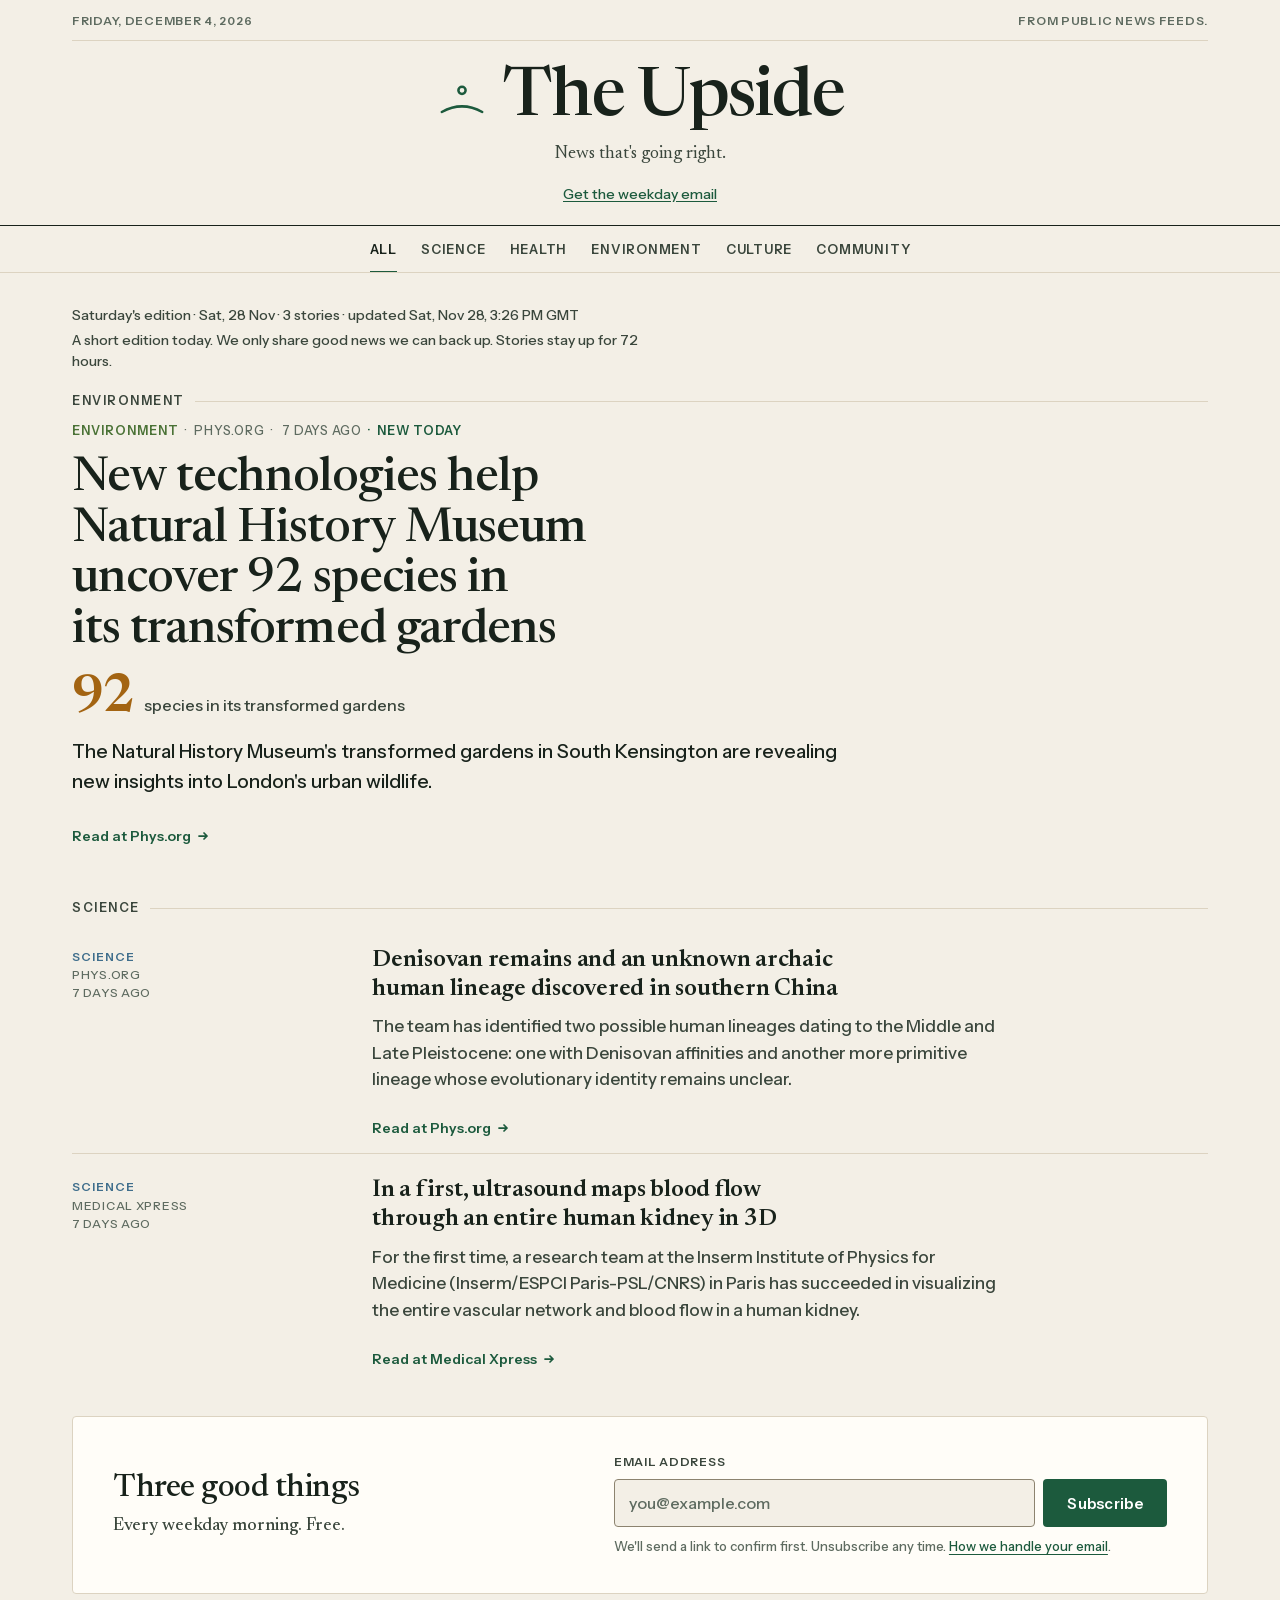
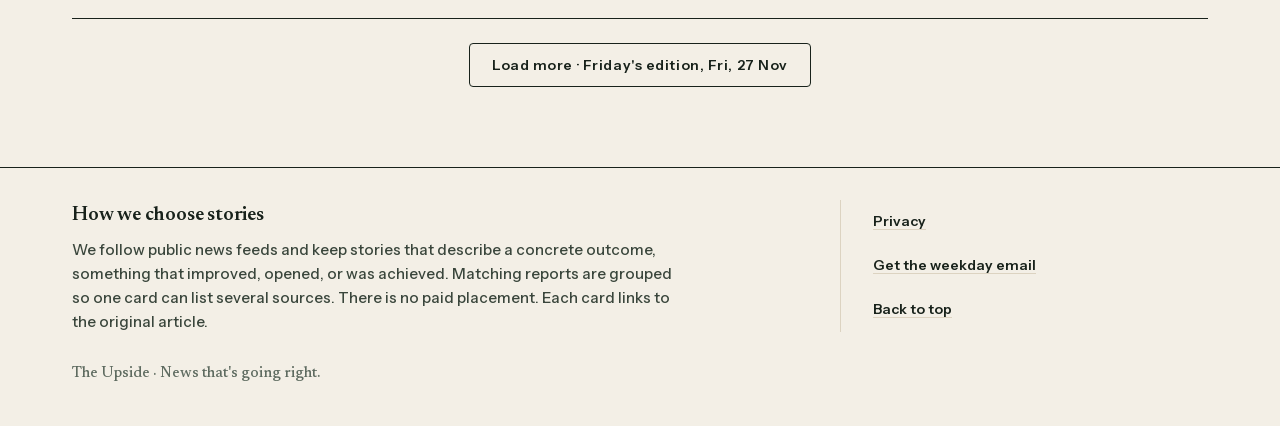
<file: index.html>
<!DOCTYPE html>
<html lang="en">
<head>
  <meta charset="utf-8">
  <meta name="viewport" content="width=device-width, initial-scale=1">
  <meta name="description" content="Calm, positive news from public news feeds. Each story links to the original article and stays up for 72 hours.">
  <meta name="theme-color" content="#F3EFE6">
  <title>The Upside - news that's going right</title>
  <link rel="preload" href="fonts/font-6.woff2" as="font" type="font/woff2" crossorigin>
  <link rel="stylesheet" href="fonts/fonts.css">
  <link rel="stylesheet" href="styles.css">
  <link rel="stylesheet" href="signup.css">
  <link rel="icon" href="data:image/svg+xml,%3Csvg xmlns='http://www.w3.org/2000/svg' viewBox='0 0 32 32' fill='none' stroke='%231C5A3D' stroke-width='2' stroke-linecap='round' stroke-linejoin='round'%3E%3Cpath d='M6 22c5-9 15-9 20 0'/%3E%3Ccircle cx='16' cy='11' r='2.25'/%3E%3C/svg%3E">
</head>
<body id="top">
  <a class="skip" href="#feed">Skip to stories</a>

  <header class="masthead">
    <div class="masthead-inner">
      <div class="masthead-meta">
        <p class="dateline" id="dateline"></p>
        <p class="edition" id="edition-label">From public news feeds.</p>
      </div>
      <div class="brand">
        <svg class="mark" width="36" height="36" viewBox="0 0 36 36" aria-hidden="true" focusable="false">
          <path d="M4 27c9-5 19-5 28 0" fill="none" stroke="currentColor" stroke-width="1.75" stroke-linecap="round"/>
          <circle cx="18" cy="12" r="2.5" fill="none" stroke="currentColor" stroke-width="1.75"/>
        </svg>
        <p class="title"><a href="./">The Upside</a></p>
      </div>
      <p class="tag">News that's going right.</p>
      <p class="masthead-email"><a href="#signup-end">Get the weekday email</a></p>
    </div>
  </header>

  <div class="filter-bar">
    <div class="filter-bar-inner">
      <nav class="filters" aria-label="Categories" id="filters"></nav>
      <p class="status visually-hidden" id="status" aria-live="polite">Loading today's feed</p>
    </div>
  </div>

  <main>
    <p class="sample-banner" id="sample-banner" hidden>
      This is a <strong>sample</strong> feed. Live stories could not be loaded, so every card below is labelled Sample and is not real news.
    </p>

    <!-- D4 edition bar (20 Nov 2026). Facts only: count and update time. -->
    <div class="edition-bar" id="edition-bar-wrap">
      <p class="edition-bar-text" id="edition-bar"></p>
      <p class="edition-note" id="edition-note" hidden></p>
    </div>

    <!-- Email signup (D5/G1, 20 Nov 2026). app.js places the one copy after
         card 3, or after the last card when there are fewer; id signup-end. -->
    <template id="signup-template">
      <section class="signup" data-slot="__SLOT__" id="signup__S__" aria-labelledby="signup-title__S__">
        <div class="signup-copy">
          <h2 id="signup-title__S__">Three good things</h2>
          <p class="signup-lede">Every weekday morning. Free.</p>
        </div>
        <form class="signup-form" id="signup-form__S__" action="https://assets.mailerlite.com/jsonp/2798749/forms/204243387640972358/subscribe" method="post" novalidate>
          <label class="signup-label" for="signup-email__S__">Email address</label>
          <div class="signup-row">
            <input class="signup-input" id="signup-email__S__" name="fields[email]" type="email" autocomplete="email" inputmode="email" required placeholder="you@example.com" aria-describedby="signup-consent__S__ signup-msg__S__">
            <input type="hidden" name="ml-submit" value="1">
            <input type="hidden" name="anticsrf" value="true">
            <button class="signup-button" type="submit">Subscribe</button>
          </div>
          <p class="signup-consent" id="signup-consent__S__">We'll send a link to confirm first. Unsubscribe any time. <a href="privacy.html">How we handle your email</a>.</p>
          <p class="signup-msg" id="signup-msg__S__" role="status" aria-live="polite"></p>
        </form>
      </section>
    </template>

    <section id="feed" class="feed" aria-label="Good news stories"></section>
    <p class="empty" id="empty" hidden></p>
    <!-- Load more (21 Nov 2026, Olivier): adds the previous edition still in
         the public feed (72-hour window). Hidden when there is none. -->
    <div class="more-wrap" id="more-wrap" hidden>
      <button type="button" class="load-more" id="load-more" aria-controls="feed">Load more</button>
    </div>
    <div class="feed-end" id="feed-end" hidden>
      <p class="feed-end-note" id="feed-end-note" hidden><svg class="feed-end-mark" width="32" height="32" viewBox="0 0 36 36" aria-hidden="true" focusable="false"><path d="M4 27c9-5 19-5 28 0" fill="none" stroke="currentColor" stroke-width="1.75" stroke-linecap="round"/><circle cx="18" cy="12" r="2.5" fill="none" stroke="currentColor" stroke-width="1.75"/></svg>You're up to date. Next edition tomorrow.</p>
    </div>
  </main>

  <footer class="method" id="method">
    <div class="method-inner">
      <div class="method-note">
        <h2>How we choose stories</h2>
        <p>
          We follow public news feeds and keep stories that describe a concrete outcome, something that improved, opened, or was achieved.
          Matching reports are grouped so one card can list several sources. There is no paid placement. Each card links to the original article.
        </p>
      </div>
      <ul class="method-links">
        <li><a href="privacy.html">Privacy</a></li>
        <li><a href="#signup-end">Get the weekday email</a></li>
        <li><a href="#top" class="to-top">Back to top</a></li>
      </ul>
    </div>
    <p class="colophon">The Upside ·&nbsp;News that's going right.</p>
  </footer>

  <script src="app.js"></script>
  <script src="signup.js" defer></script>
</body>
</html>
</file>
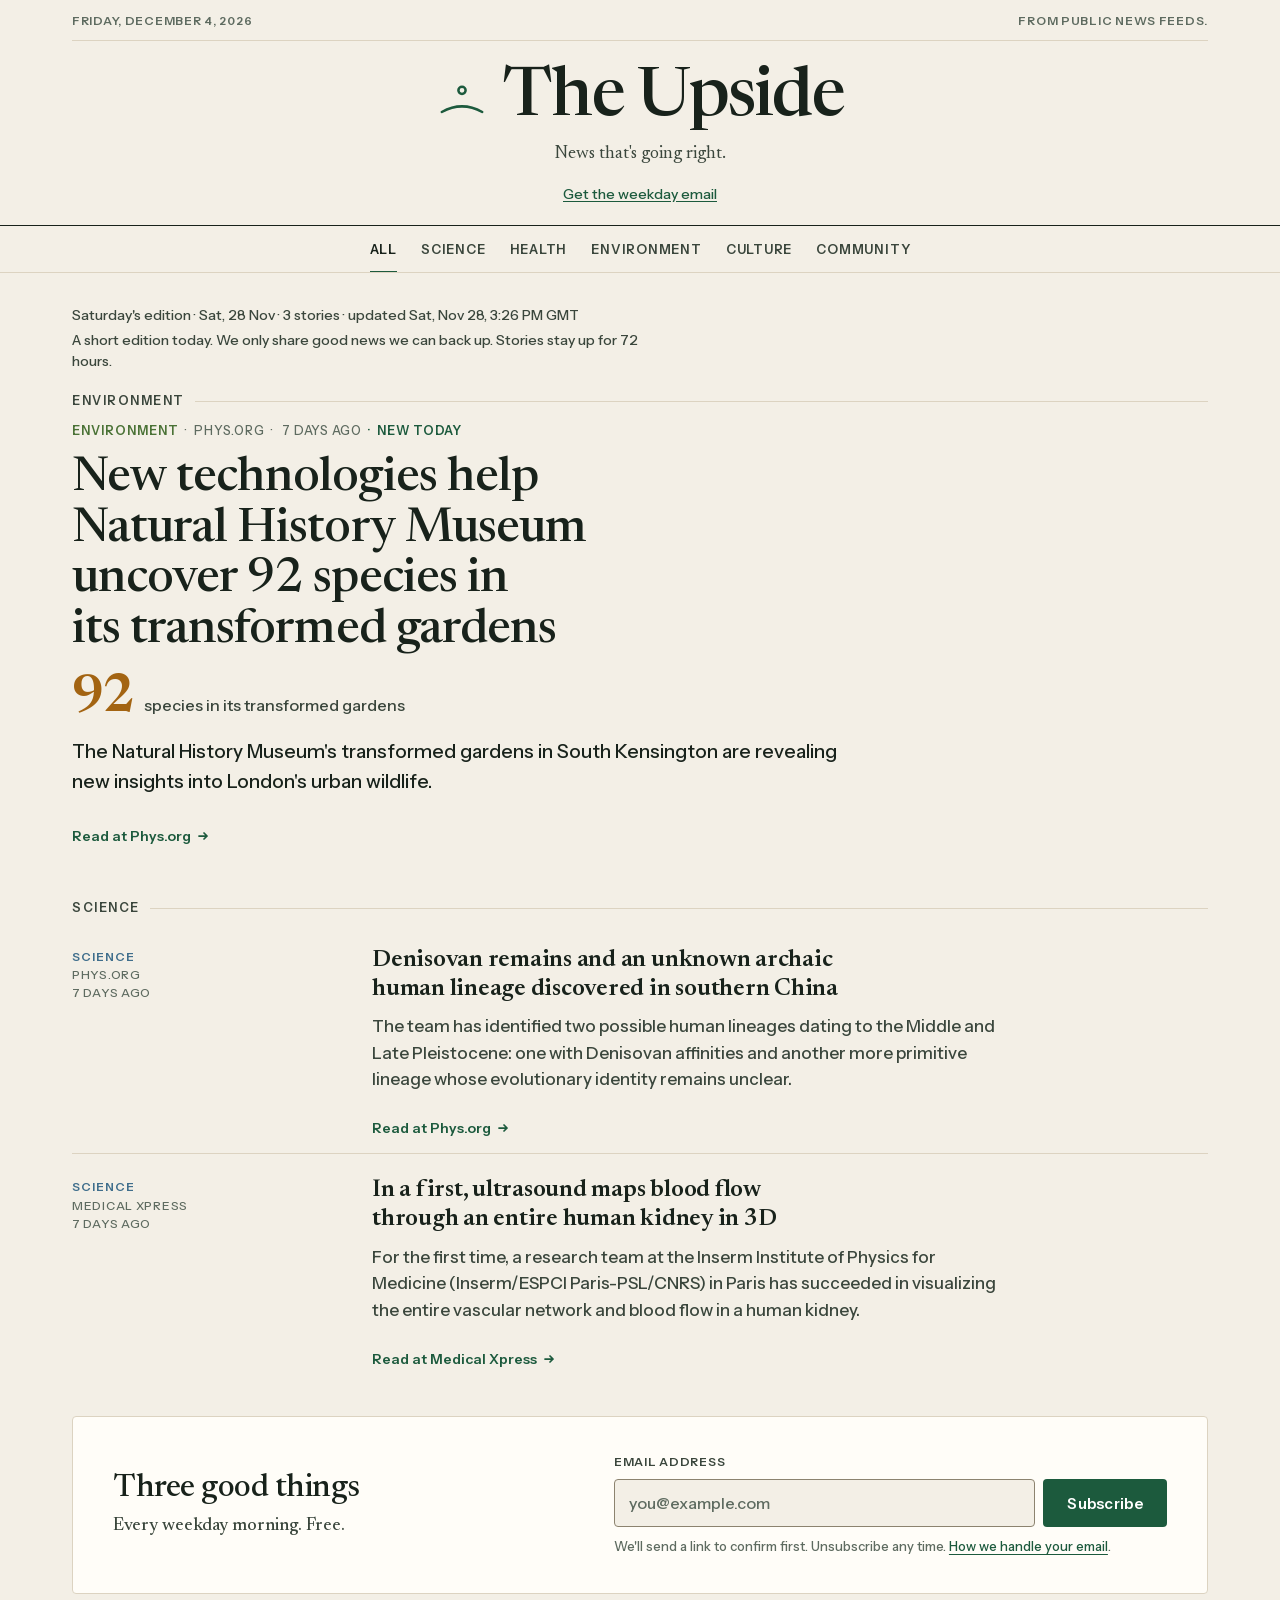
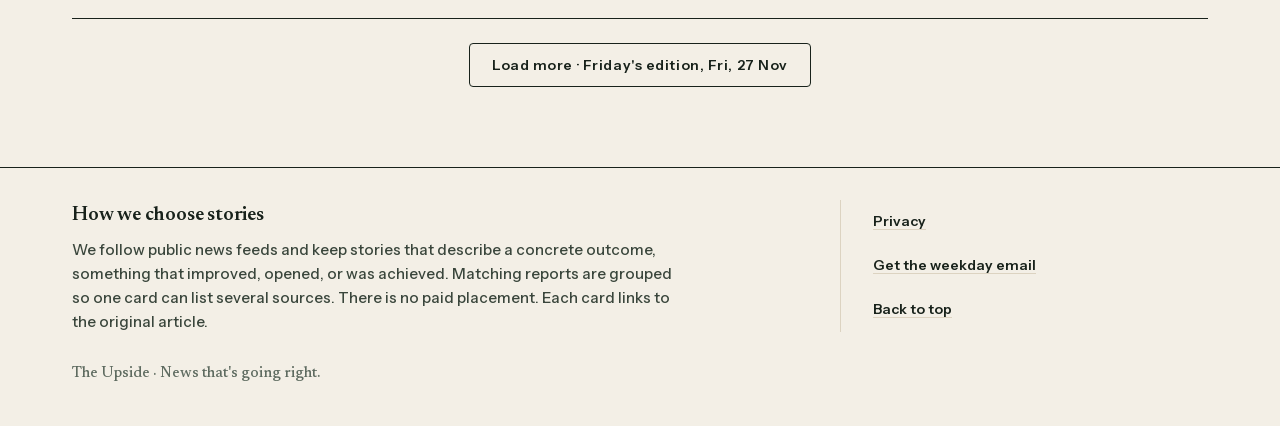
<file: go.html>
<!DOCTYPE html>
<html lang="en">
<head>
  <meta charset="utf-8">
  <meta name="robots" content="noindex">
  <title>The Upside</title>
  <!-- Old link-preview page, kept so links in earlier emails still work.
       Since 16 Nov 2026 it shows nothing: it sends the reader straight to the
       story's own article. Only URLs taken from our stories.json (by id) are
       used, and only absolute http(s) ones, so it can't be an open redirect.
       Anything else goes to the feed. -->
  <noscript><meta http-equiv="refresh" content="0;url=./"></noscript>
  <script id="go-redirect">
(function () {
  var HOME = "./";
  function go(url) { window.location.replace(url); }
  function httpUrl(value) {
    try {
      var url = new URL(String(value == null ? "" : value).trim());
      if (url.protocol === "http:" || url.protocol === "https:") return url.href;
    } catch (e) { /* ignore */ }
    return "";
  }
  var id = "";
  try { id = (new URLSearchParams(window.location.search).get("id") || "").trim(); } catch (e) { id = ""; }
  if (!id) { go(HOME); return; }
  fetch("data/stories.json", { cache: "no-store" })
    .then(function (res) {
      if (!res.ok) throw new Error("missing feed");
      return res.json();
    })
    .then(function (data) {
      var stories = (data && data.stories) || [];
      var story = null;
      for (var i = 0; i < stories.length; i++) {
        if (stories[i] && String(stories[i].id) === id) { story = stories[i]; break; }
      }
      var first = story && Array.isArray(story.sources) ? story.sources[0] : null;
      var target = story ? (httpUrl(story.link) || httpUrl(first && first.url)) : "";
      go(target || HOME);
    })
    .catch(function () { go(HOME); });
})();
  </script>
</head>
<body></body>
</html>
</file>
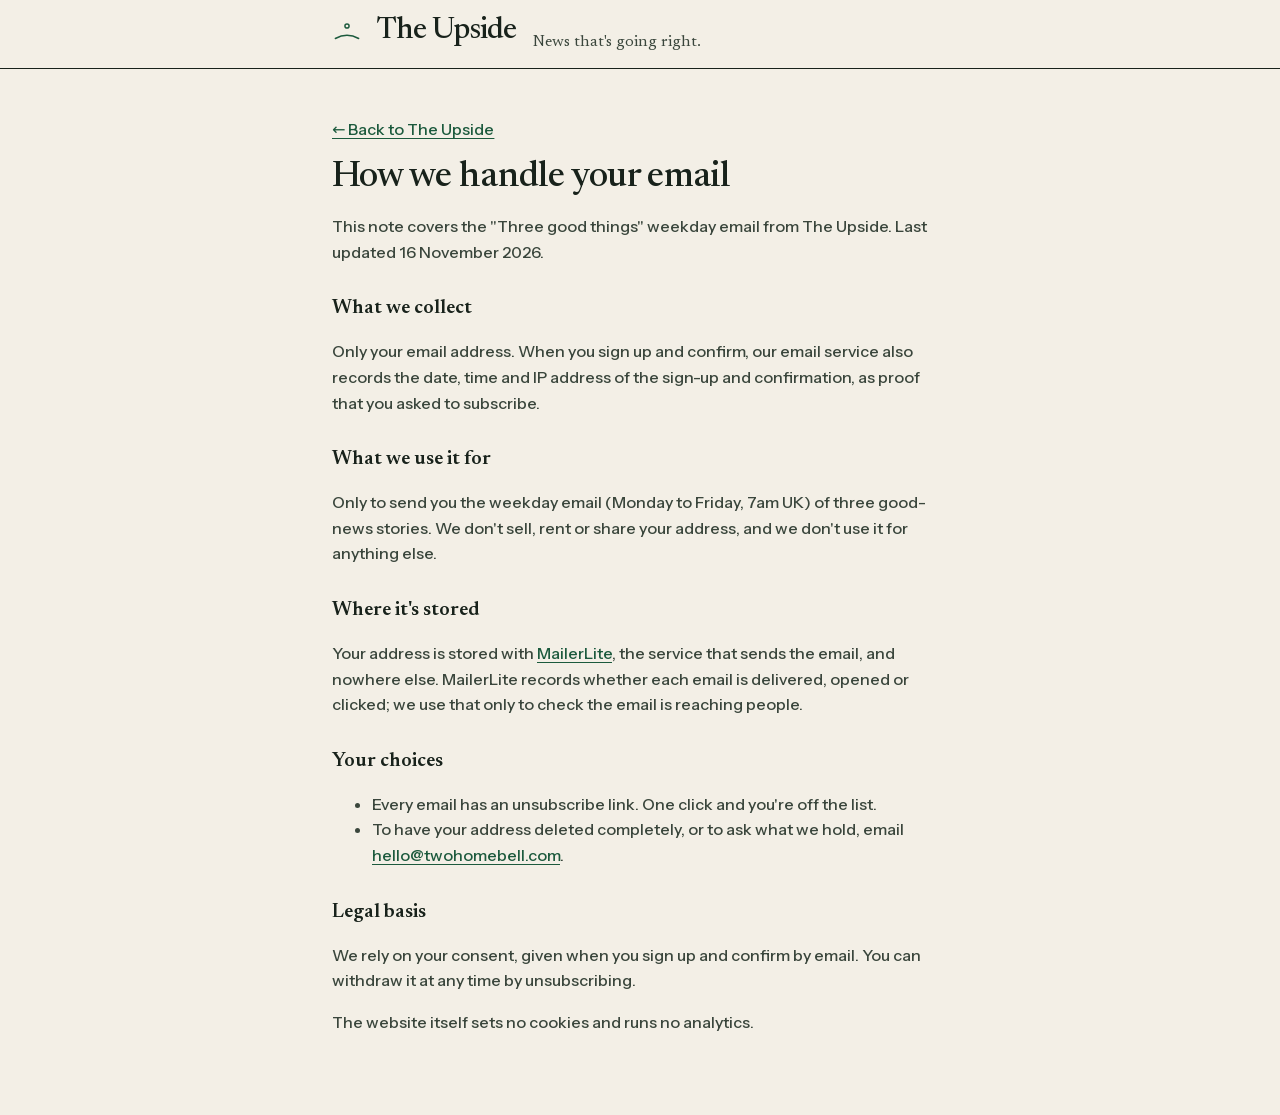
<file: privacy.html>
<!DOCTYPE html>
<html lang="en">
<head>
  <meta charset="utf-8">
  <meta name="viewport" content="width=device-width, initial-scale=1">
  <title>Privacy - The Upside</title>
  <meta name="robots" content="noindex">
  <link rel="stylesheet" href="fonts/fonts.css">
  <link rel="stylesheet" href="styles.css">
  <link rel="icon" href="data:image/svg+xml,%3Csvg xmlns='http://www.w3.org/2000/svg' viewBox='0 0 32 32' fill='none' stroke='%231C5A3D' stroke-width='2' stroke-linecap='round' stroke-linejoin='round'%3E%3Cpath d='M6 22c5-9 15-9 20 0'/%3E%3Ccircle cx='16' cy='11' r='2.25'/%3E%3C/svg%3E">
  <style>
    .privacy { max-width: var(--measure); margin: 0 auto; padding: 32px var(--gap) 64px; color: var(--ink-soft); }
    .privacy h1 { font-family: var(--serif); font-weight: 500; font-size: 36px; line-height: 1.1; color: var(--ink); margin: 0 0 16px; letter-spacing: -0.02em; }
    .privacy h2 { font-family: var(--serif); font-weight: 600; font-size: 20px; color: var(--ink); margin: 28px 0 8px; }
    .privacy p, .privacy li { font-size: 16px; line-height: 1.6; }
    .privacy a { color: var(--accent); }
  </style>
</head>
<body>
  <header class="masthead masthead--compact">
    <div class="masthead-inner">
      <div class="brand">
        <svg class="mark" width="36" height="36" viewBox="0 0 36 36" aria-hidden="true" focusable="false">
          <path d="M4 27c9-5 19-5 28 0" fill="none" stroke="currentColor" stroke-width="1.75" stroke-linecap="round"/>
          <circle cx="18" cy="12" r="2.5" fill="none" stroke="currentColor" stroke-width="1.75"/>
        </svg>
        <p class="title"><a href="./">The Upside</a></p>
      </div>
      <p class="tag">News that's going right.</p>
    </div>
  </header>
  <main class="privacy">
    <p><a href="./">&larr; Back to The Upside</a></p>
    <h1>How we handle your email</h1>
    <p>This note covers the "Three good things" weekday email from The Upside. Last updated 16 November 2026.</p>

    <h2>What we collect</h2>
    <p>Only your email address. When you sign up and confirm, our email service also records the date, time and IP address of the sign-up and confirmation, as proof that you asked to subscribe.</p>

    <h2>What we use it for</h2>
    <p>Only to send you the weekday email (Monday to Friday, 7am UK) of three good-news stories. We don't sell, rent or share your address, and we don't use it for anything else.</p>

    <h2>Where it's stored</h2>
    <p>Your address is stored with <a href="https://www.mailerlite.com/legal/privacy-policy" rel="noopener">MailerLite</a>, the service that sends the email, and nowhere else. MailerLite records whether each email is delivered, opened or clicked; we use that only to check the email is reaching people.</p>

    <h2>Your choices</h2>
    <ul>
      <li>Every email has an unsubscribe link. One click and you're off the list.</li>
      <li>To have your address deleted completely, or to ask what we hold, email <a href="mailto:hello@twohomebell.com">hello@twohomebell.com</a>.</li>
    </ul>

    <h2>Legal basis</h2>
    <p>We rely on your consent, given when you sign up and confirm by email. You can withdraw it at any time by unsubscribing.</p>

    <p>The website itself sets no cookies and runs no analytics.</p>
  </main>
</body>
</html>
</file>
<file: fonts/fonts.css>
/* latin-ext */
@font-face {
  font-family: 'Instrument Sans';
  font-style: normal;
  font-weight: 500;
  font-stretch: 100%;
  font-display: swap;
  src: url(font-2.woff2) format('woff2');
  unicode-range: U+0100-02BA, U+02BD-02C5, U+02C7-02CC, U+02CE-02D7, U+02DD-02FF, U+0304, U+0308, U+0329, U+1D00-1DBF, U+1E00-1E9F, U+1EF2-1EFF, U+2020, U+20A0-20AB, U+20AD-20C4, U+2113, U+2C60-2C7F, U+A720-A7FF;
}
/* latin */
@font-face {
  font-family: 'Instrument Sans';
  font-style: normal;
  font-weight: 500;
  font-stretch: 100%;
  font-display: swap;
  src: url(font-3.woff2) format('woff2');
  unicode-range: U+0000-00FF, U+0131, U+0152-0153, U+02BB-02BC, U+02C6, U+02DA, U+02DC, U+0304, U+0308, U+0329, U+2000-206F, U+20AC, U+2122, U+2191, U+2193, U+2212, U+2215, U+FEFF, U+FFFD;
}
/* latin-ext */
@font-face {
  font-family: 'Instrument Sans';
  font-style: normal;
  font-weight: 600;
  font-stretch: 100%;
  font-display: swap;
  src: url(font-2.woff2) format('woff2');
  unicode-range: U+0100-02BA, U+02BD-02C5, U+02C7-02CC, U+02CE-02D7, U+02DD-02FF, U+0304, U+0308, U+0329, U+1D00-1DBF, U+1E00-1E9F, U+1EF2-1EFF, U+2020, U+20A0-20AB, U+20AD-20C4, U+2113, U+2C60-2C7F, U+A720-A7FF;
}
/* latin */
@font-face {
  font-family: 'Instrument Sans';
  font-style: normal;
  font-weight: 600;
  font-stretch: 100%;
  font-display: swap;
  src: url(font-3.woff2) format('woff2');
  unicode-range: U+0000-00FF, U+0131, U+0152-0153, U+02BB-02BC, U+02C6, U+02DA, U+02DC, U+0304, U+0308, U+0329, U+2000-206F, U+20AC, U+2122, U+2191, U+2193, U+2212, U+2215, U+FEFF, U+FFFD;
}
/* vietnamese */
@font-face {
  font-family: 'Newsreader';
  font-style: normal;
  font-weight: 400;
  font-display: swap;
  src: url(font-4.woff2) format('woff2');
  unicode-range: U+0102-0103, U+0110-0111, U+0128-0129, U+0168-0169, U+01A0-01A1, U+01AF-01B0, U+0300-0301, U+0303-0304, U+0308-0309, U+0323, U+0329, U+1EA0-1EF9, U+20AB;
}
/* latin-ext */
@font-face {
  font-family: 'Newsreader';
  font-style: normal;
  font-weight: 400;
  font-display: swap;
  src: url(font-5.woff2) format('woff2');
  unicode-range: U+0100-02BA, U+02BD-02C5, U+02C7-02CC, U+02CE-02D7, U+02DD-02FF, U+0304, U+0308, U+0329, U+1D00-1DBF, U+1E00-1E9F, U+1EF2-1EFF, U+2020, U+20A0-20AB, U+20AD-20C4, U+2113, U+2C60-2C7F, U+A720-A7FF;
}
/* latin */
@font-face {
  font-family: 'Newsreader';
  font-style: normal;
  font-weight: 400;
  font-display: swap;
  src: url(font-6.woff2) format('woff2');
  unicode-range: U+0000-00FF, U+0131, U+0152-0153, U+02BB-02BC, U+02C6, U+02DA, U+02DC, U+0304, U+0308, U+0329, U+2000-206F, U+20AC, U+2122, U+2191, U+2193, U+2212, U+2215, U+FEFF, U+FFFD;
}
/* vietnamese */
@font-face {
  font-family: 'Newsreader';
  font-style: normal;
  font-weight: 500;
  font-display: swap;
  src: url(font-4.woff2) format('woff2');
  unicode-range: U+0102-0103, U+0110-0111, U+0128-0129, U+0168-0169, U+01A0-01A1, U+01AF-01B0, U+0300-0301, U+0303-0304, U+0308-0309, U+0323, U+0329, U+1EA0-1EF9, U+20AB;
}
/* latin-ext */
@font-face {
  font-family: 'Newsreader';
  font-style: normal;
  font-weight: 500;
  font-display: swap;
  src: url(font-5.woff2) format('woff2');
  unicode-range: U+0100-02BA, U+02BD-02C5, U+02C7-02CC, U+02CE-02D7, U+02DD-02FF, U+0304, U+0308, U+0329, U+1D00-1DBF, U+1E00-1E9F, U+1EF2-1EFF, U+2020, U+20A0-20AB, U+20AD-20C4, U+2113, U+2C60-2C7F, U+A720-A7FF;
}
/* latin */
@font-face {
  font-family: 'Newsreader';
  font-style: normal;
  font-weight: 500;
  font-display: swap;
  src: url(font-6.woff2) format('woff2');
  unicode-range: U+0000-00FF, U+0131, U+0152-0153, U+02BB-02BC, U+02C6, U+02DA, U+02DC, U+0304, U+0308, U+0329, U+2000-206F, U+20AC, U+2122, U+2191, U+2193, U+2212, U+2215, U+FEFF, U+FFFD;
}
/* vietnamese */
@font-face {
  font-family: 'Newsreader';
  font-style: normal;
  font-weight: 600;
  font-display: swap;
  src: url(font-4.woff2) format('woff2');
  unicode-range: U+0102-0103, U+0110-0111, U+0128-0129, U+0168-0169, U+01A0-01A1, U+01AF-01B0, U+0300-0301, U+0303-0304, U+0308-0309, U+0323, U+0329, U+1EA0-1EF9, U+20AB;
}
/* latin-ext */
@font-face {
  font-family: 'Newsreader';
  font-style: normal;
  font-weight: 600;
  font-display: swap;
  src: url(font-5.woff2) format('woff2');
  unicode-range: U+0100-02BA, U+02BD-02C5, U+02C7-02CC, U+02CE-02D7, U+02DD-02FF, U+0304, U+0308, U+0329, U+1D00-1DBF, U+1E00-1E9F, U+1EF2-1EFF, U+2020, U+20A0-20AB, U+20AD-20C4, U+2113, U+2C60-2C7F, U+A720-A7FF;
}
/* latin */
@font-face {
  font-family: 'Newsreader';
  font-style: normal;
  font-weight: 600;
  font-display: swap;
  src: url(font-6.woff2) format('woff2');
  unicode-range: U+0000-00FF, U+0131, U+0152-0153, U+02BB-02BC, U+02C6, U+02DA, U+02DC, U+0304, U+0308, U+0329, U+2000-206F, U+20AC, U+2122, U+2191, U+2193, U+2212, U+2215, U+FEFF, U+FFFD;
}
/* vietnamese */
@font-face {
  font-family: 'Newsreader';
  font-style: normal;
  font-weight: 700;
  font-display: swap;
  src: url(font-4.woff2) format('woff2');
  unicode-range: U+0102-0103, U+0110-0111, U+0128-0129, U+0168-0169, U+01A0-01A1, U+01AF-01B0, U+0300-0301, U+0303-0304, U+0308-0309, U+0323, U+0329, U+1EA0-1EF9, U+20AB;
}
/* latin-ext */
@font-face {
  font-family: 'Newsreader';
  font-style: normal;
  font-weight: 700;
  font-display: swap;
  src: url(font-5.woff2) format('woff2');
  unicode-range: U+0100-02BA, U+02BD-02C5, U+02C7-02CC, U+02CE-02D7, U+02DD-02FF, U+0304, U+0308, U+0329, U+1D00-1DBF, U+1E00-1E9F, U+1EF2-1EFF, U+2020, U+20A0-20AB, U+20AD-20C4, U+2113, U+2C60-2C7F, U+A720-A7FF;
}
/* latin */
@font-face {
  font-family: 'Newsreader';
  font-style: normal;
  font-weight: 700;
  font-display: swap;
  src: url(font-6.woff2) format('woff2');
  unicode-range: U+0000-00FF, U+0131, U+0152-0153, U+02BB-02BC, U+02C6, U+02DA, U+02DC, U+0304, U+0308, U+0329, U+2000-206F, U+20AC, U+2122, U+2191, U+2193, U+2212, U+2215, U+FEFF, U+FFFD;
}
</file>
<file: styles.css>
/* The Upside: front-page layout (SA Design redesign, 15 Nov 2026).
   Text-only stories are the designed default; images are an optional add-on.
   One accent (forest), one radius (--radius), rules and whitespace over boxes. */
:root {
  --paper: #F3EFE6;
  --paper-raised: #FFFDF8;
  --ink: #18221B;
  --ink-soft: #3A463C;
  --muted: #5E6B60;
  --line: #DCD3C1;
  --rule: #18221B;
  --accent: #1C5A3D;
  --accent-hover: #154A32;
  --accent-soft: #E3EEE6;
  --sunrise: #E8A33D;
  --sunrise-ink: #A36412;
  --cat-science: #3F6E8C;
  --cat-health: #4A7656;
  --cat-world: #6B5E8A;
  --cat-tech: #2F6F73;
  --cat-business: #75653A;
  --cat-politics: #8A5A4A;
  --cat-environment: #4A7236;
  --cat-sports: #56663F;
  --cat-culture: #7A5A6A;
  --cat-community: #55695A;
  --radius: 4px;
  --gutter: 20px;
  --col-gap: 32px;
  --max: 1200px;
  --measure: 680px;
  --serif: "Newsreader", "Iowan Old Style", Palatino, "Palatino Linotype", Georgia, serif;
  --sans: "Instrument Sans", "Avenir Next", "Segoe UI", system-ui, sans-serif;
  --ease-out: cubic-bezier(0.23, 1, 0.32, 1);
  /* Kept for go.html and older selectors */
  --gap: var(--gutter);
  --pad-x: 0px;
  --pad-y: 0px;
}

@media (min-width: 720px) {
  :root { --gutter: 32px; }
}

*,
*::before,
*::after { box-sizing: border-box; }

html {
  color-scheme: light;
  scroll-padding-top: 64px;
  -webkit-text-size-adjust: 100%;
}

[hidden] { display: none !important; }

body {
  margin: 0;
  background: var(--paper);
  color: var(--ink);
  font-family: var(--sans);
  font-weight: 500;
  font-size: 16px;
  line-height: 1.5;
  min-height: 100vh;
  text-rendering: optimizeLegibility;
  -webkit-font-smoothing: antialiased;
  font-kerning: normal;
}

::selection { background: var(--accent-soft); color: var(--ink); }

:focus-visible {
  outline: 2px solid var(--accent);
  outline-offset: 3px;
  border-radius: 2px;
}

a { color: var(--accent); text-underline-offset: 3px; text-decoration-thickness: 1px; }

html { scrollbar-color: var(--line) var(--paper); }

.skip {
  position: absolute;
  left: 1rem;
  top: -3.5rem;
  background: var(--ink);
  color: var(--paper);
  padding: 10px 14px;
  z-index: 20;
  text-decoration: none;
  border-radius: var(--radius);
  font-weight: 600;
}
.skip:focus { top: 0.6rem; }

.visually-hidden {
  position: absolute !important;
  width: 1px;
  height: 1px;
  padding: 0;
  margin: -1px;
  overflow: hidden;
  clip: rect(0 0 0 0);
  clip-path: inset(50%);
  white-space: nowrap;
  border: 0;
}

/* ---------- Masthead ---------- */
.masthead { background: var(--paper); }

.masthead-inner {
  max-width: var(--max);
  margin: 0 auto;
  padding: 14px var(--gutter) 12px;
  display: grid;
  grid-template-columns: 1fr;
  gap: 2px;
}

.brand {
  display: flex;
  align-items: center;
  gap: 10px;
  order: 1;
}

.mark { display: block; color: var(--accent); flex: none; }
.brand .mark { width: 30px; height: 30px; }

.title {
  margin: 0;
  font-family: var(--serif);
  font-weight: 500;
  font-size: 32px;
  line-height: 1;
  letter-spacing: -0.02em;
  font-optical-sizing: auto;
}
.title a { color: var(--ink); text-decoration: none; }

.tag {
  order: 2;
  margin: 0;
  font-family: var(--serif);
  font-style: normal; /* roman, 20 Nov 2026 */
  font-weight: 400;
  font-size: 16px;
  color: var(--ink-soft);
}

.masthead-meta {
  order: 3;
  display: flex;
  flex-wrap: wrap;
  gap: 0 6px;
  margin-top: 6px;
}

.dateline,
.edition {
  margin: 0;
  color: var(--muted);
  font-size: 12px;
  font-weight: 600;
  letter-spacing: 0.06em;
  text-transform: uppercase;
  font-variant-numeric: tabular-nums;
}
/* The dot belongs to the item after it, so a wrap never ends a row on "·"
   (25 Nov 2026, PM). */
.dateline:not(:empty) + .edition::before { content: "·"; margin-right: 6px; }

@media (min-width: 720px) {
  .masthead-inner {
    padding-top: 0;
    padding-bottom: 20px;
    justify-items: center;
    text-align: center;
    gap: 0;
  }
  .masthead-meta {
    order: 0;
    justify-self: stretch;
    justify-content: space-between;
    margin: 0 0 24px;
    padding: 12px 0 10px;
    border-bottom: 1px solid var(--line);
  }
  .dateline:not(:empty) + .edition::before { content: none; }
  .brand { gap: 14px; }
  .brand .mark { width: 44px; height: 44px; }
  .title { font-size: 56px; }
  .tag { margin-top: 8px; font-size: 18px; }
}

@media (min-width: 1024px) {
  .title { font-size: 68px; letter-spacing: -0.025em; }
  .brand .mark { width: 52px; height: 52px; }
}

/* ---------- Category tabs (sticky) ---------- */
.filter-bar {
  position: sticky;
  top: 0;
  z-index: 8;
  background: var(--paper);
  border-top: 1px solid var(--rule);
  border-bottom: 1px solid var(--line);
}

.filter-bar-inner {
  max-width: var(--max);
  margin: 0 auto;
  padding: 0 calc(var(--gutter) - 12px);
}

.filters {
  display: flex;
  flex-wrap: nowrap;
  justify-content: flex-start;
  overflow-x: auto;
  scrollbar-width: none;
  mask-image: linear-gradient(to right, #000 calc(100% - 32px), transparent);
}
.filters::-webkit-scrollbar { display: none; }

@media (min-width: 1024px) {
  .filters { justify-content: safe center; mask-image: none; }
}

.filters button {
  appearance: none;
  position: relative;
  flex: none;
  height: 46px;
  padding: 0 12px;
  border: 0;
  border-radius: 0;
  background: transparent;
  color: var(--ink-soft);
  font-family: var(--sans);
  font-weight: 600;
  font-size: 13px;
  letter-spacing: 0.06em;
  text-transform: uppercase;
  line-height: 1;
  cursor: pointer;
  transition: color 150ms ease;
}

.filters button::after {
  content: "";
  position: absolute;
  left: 12px;
  right: 12px;
  bottom: -1px;
  height: 2px;
  background: var(--accent);
  transform: scaleX(0);
  transition: transform 200ms var(--ease-out);
}

.filters button[aria-pressed="true"] { color: var(--ink); }
.filters button[aria-pressed="true"]::after { transform: scaleX(1); }
.filters button:focus-visible { outline-offset: -4px; }

/* A category with no stories this edition is kept in the DOM (disabled, for
   tests and old links) but not shown, so the bar never looks broken. */
.filters button[data-empty="true"] { display: none; }

.status { margin: 0; color: var(--muted); font-size: 13px; }

/* ---------- Page ---------- */
main {
  max-width: var(--max);
  margin: 0 auto;
  padding: 20px var(--gutter) 48px;
}

@media (min-width: 720px) {
  main { padding-top: 32px; }
}

.feed:focus { outline: none; }

.sample-banner {
  background: color-mix(in srgb, var(--sunrise) 16%, var(--paper-raised));
  color: var(--ink);
  border: 1px solid var(--line);
  border-radius: var(--radius);
  padding: 12px 16px;
  margin: 0 0 24px;
  font-size: 15px;
}

/* ---------- Story: shared anatomy ---------- */
.card {
  position: relative;
  min-width: 0;
  display: flex;
  flex-direction: column;
}

.body {
  display: flex;
  flex-direction: column;
  flex: 1 1 auto;
  min-width: 0;
}

.meta {
  display: flex;
  /* 25 Nov 2026 (PM): the meta line wraps on narrow screens; the source is
     never cut with an ellipsis and keeps its separator. */
  flex-wrap: wrap;
  gap: 2px 0.5em;
  min-width: 0;
  white-space: nowrap;
  align-items: center;
  margin: 0 0 10px;
  padding: 0;
  list-style: none;
  font-size: 12px;
  line-height: 1.35;
  letter-spacing: 0.06em;
  text-transform: uppercase;
  color: var(--muted);
  font-weight: 500;
}
.meta li { flex: none; }
/* The source wraps (25 Nov 2026, PM); it was cut with an ellipsis. */
.meta .src {
  flex: 0 1 auto;
  min-width: 0;
  white-space: normal;
  overflow-wrap: anywhere;
}
/* Separator before each item (not after), so a wrapped row starts with
   "· item" and never ends on a dot (25 Nov 2026, PM). */
.meta li + li::before { content: "·"; margin-right: 0.5em; }
.meta .cat { font-weight: 700; letter-spacing: 0.08em; color: var(--cat, var(--ink-soft)); }

.card[data-category="Science"] { --cat: var(--cat-science); }
.card[data-category="Health"] { --cat: var(--cat-health); }
.card[data-category="World"] { --cat: var(--cat-world); }
.card[data-category="Tech"] { --cat: var(--cat-tech); }
.card[data-category="Business"] { --cat: var(--cat-business); }
.card[data-category="Politics"] { --cat: var(--cat-politics); }
.card[data-category="Environment"] { --cat: var(--cat-environment); }
.card[data-category="Sports"] { --cat: var(--cat-sports); }
.card[data-category="Culture"] { --cat: var(--cat-culture); }
.card[data-category="Community"] { --cat: var(--cat-community); }

.new-dot {
  display: inline-block;
  width: 7px;
  height: 7px;
  margin-left: 7px;
  border-radius: 50%;
  background: var(--accent);
  vertical-align: 1px;
}

/* "New today" tag (when ingest sends new_today: true). Green, never the
   amber reserved for figures. */
.meta .tag-new { color: var(--accent); font-weight: 700; }

.pill-sample {
  display: inline-block;
  margin-left: 8px;
  padding: 1px 6px;
  border: 1px solid currentColor;
  border-radius: var(--radius);
  font-size: 10px;
  letter-spacing: 0.08em;
  color: var(--ink-soft);
}

.card h4 {
  margin: 0 0 10px;
  font-family: var(--serif);
  font-weight: 600;
  font-size: 21px;
  line-height: 1.2;
  letter-spacing: -0.01em;
  font-optical-sizing: auto;
  text-wrap: balance;
  overflow-wrap: anywhere;
}
.card h4 a { color: var(--ink); text-decoration: none; }
/* Title links: ink, no underline at rest; 1px underline on hover/focus and the
   same green focus ring as the tabs. */
.card h4 a:focus-visible {
  text-decoration: underline;
  text-decoration-thickness: 1px;
  text-underline-offset: 3px;
  outline: 2px solid var(--accent);
}

/* Figure slot: always directly under the headline, only when the source states
   it. Fix 4: no reserved height, so a card without a figure has no gap. */
.card .figure-slot { min-height: 0; }
.impact {
  display: flex;
  align-items: baseline;
  gap: 10px;
  margin: 2px 0 12px;
}
.impact-value {
  font-family: var(--serif);
  font-weight: 600;
  font-size: 30px;
  line-height: 1;
  letter-spacing: -0.02em;
  font-variant-numeric: tabular-nums lining-nums;
  font-feature-settings: "tnum" 1, "lnum" 1;
  color: var(--sunrise-ink);
  font-optical-sizing: auto;
  white-space: nowrap;
}
.impact-label {
  color: var(--ink-soft);
  font-size: 14px;
  font-weight: 500;
  line-height: 1.35;
  max-width: 26ch;
}

.summary {
  margin: 0 0 14px;
  color: var(--ink-soft);
  font-size: 16px;
  line-height: 1.55;
  max-width: 68ch;
}

/* Editor's margin note: the reason a story is good. */
.why-note {
  margin: 0 0 12px;
  padding-left: 12px;
  border-left: 2px solid var(--accent);
  font-family: var(--serif);
  font-style: normal; /* roman, 20 Nov 2026 */
  font-weight: 400;
  font-size: 16px;
  line-height: 1.45;
  color: var(--ink-soft);
  max-width: 60ch;
}

.card-foot { margin-top: auto; }

.card-foot a.read {
  display: inline-block;
  padding: 12px 0;
  color: var(--accent);
  font-weight: 600;
  font-size: 14px;
  text-decoration: none;
}

.read-arrow {
  display: inline-block;
  vertical-align: -1px;
  margin-left: 3px;
  width: 12px;
  height: 12px;
  stroke: currentColor;
  fill: none;
  stroke-width: 1.75;
  stroke-linecap: round;
  stroke-linejoin: round;
  transition: transform 160ms var(--ease-out);
}

/* Images (SHOW_IMAGES in app.js). One treatment everywhere: fixed aspect
   box (no layout shift), cover crop, slight desaturation, 1px hairline. */
.thumb {
  position: relative;
  margin: 0 0 14px;
  aspect-ratio: 16 / 9;
  width: 100%;
  overflow: hidden;
  border-radius: var(--radius);
  background: color-mix(in srgb, var(--cat, var(--line)) 12%, var(--paper));
}
.thumb::after {
  content: "";
  position: absolute;
  inset: 0;
  border: 1px solid rgba(24, 34, 27, 0.08);
  border-radius: inherit;
  pointer-events: none;
}
.thumb img {
  display: block;
  width: 100%;
  height: 100%;
  object-fit: cover;
  object-position: center 30%;
  filter: saturate(0.8) contrast(0.95);
}
/* A failed or missing image drops out: the text layout is the fallback. */
.thumb.is-fallback { display: none; }
.card.is-lead .thumb { margin-bottom: 16px; }

/* Licence credit under every image. Static text rendered with the card, so it
   never shifts layout; muted #5E6B60 on paper is 4.9:1 (AA). */
.credit {
  margin: -8px 0 14px;
  font-size: 11.5px;
  line-height: 1.4;
  font-weight: 500;
  color: var(--muted);
  overflow-wrap: anywhere;
}
.credit a { color: inherit; text-decoration: underline; text-decoration-color: var(--line); }
.card.is-lead .credit { margin-top: -10px; }

/* ---------- Front: lead + rail ---------- */
.front {
  display: grid;
  grid-template-columns: minmax(0, 1fr);
}

.card.is-lead {
  padding-top: 14px;
  border-top: 3px solid var(--cat, var(--ink));
}
.card.is-lead .meta { font-size: 12.5px; margin-bottom: 14px; }
.card.is-lead h4 {
  font-weight: 500;
  font-size: 34px;
  line-height: 1.08;
  letter-spacing: -0.02em;
  margin-bottom: 14px;
  max-width: 22ch;
}
.card.is-lead .impact-value { font-size: 52px; }
.card.is-lead .impact-label { font-size: 16px; }
.card.is-lead .summary {
  font-size: 18px;
  line-height: 1.55;
  color: var(--ink);
  margin-bottom: 18px;
  max-width: 60ch;
}
.card.is-lead .why-note { font-size: 18px; max-width: 52ch; margin-bottom: 8px; }

.rail .card {
  padding: 18px 0 4px;
  border-top: 1px solid var(--line);
}
.rail .card h4 { font-size: 22px; }

/* ---------- Second row ---------- */
.second {
  display: grid;
  grid-template-columns: minmax(0, 1fr);
  margin-top: 28px;
  border-top: 1px solid var(--rule);
}
.second .card {
  padding: 16px 0 4px;
  border-top: 1px solid var(--line);
}
.second .card:first-child { border-top: 0; }
.second .card[data-image="true"]::before { display: none; }
.second .card::before {
  content: "";
  display: block;
  width: 32px;
  height: 3px;
  margin: 0 0 14px;
  background: var(--cat, var(--ink));
}
.second .card h4 { font-size: 23px; }

/* ---------- River ---------- */
.river {
  margin-top: 8px;
  border-top: 1px solid var(--rule);
}
.river .card {
  padding: 18px 0 2px;
  border-bottom: 1px solid var(--line);
}
.river .card[data-image="true"] {
  display: grid;
  grid-template-columns: minmax(0, 1fr) 80px;
  grid-template-areas: "meta meta" "body thumb" "credit credit";
  column-gap: 16px;
}
.river .card > .meta { grid-area: meta; }
.river .card > .credit { grid-area: credit; margin: 0 0 12px; text-align: right; }
.river .card > .body { grid-area: body; }
.river .thumb {
  grid-area: thumb;
  aspect-ratio: 1 / 1;
  width: 80px;
  margin: 4px 0 0;
}
.river .card:last-child { border-bottom: 0; }
.river .card h4 { font-size: 20px; }
.river .impact-value { font-size: 26px; }
.river .why-note { font-size: 15px; }

/* ---------- Tablet ---------- */
@media (min-width: 720px) {
  .card.is-lead h4 { font-size: 42px; }
  .second { grid-template-columns: repeat(2, minmax(0, 1fr)); column-gap: var(--col-gap); }
  .second .card { border-top: 0; }
  .second.count-3 .card:first-child { grid-column: 1 / -1; padding-bottom: 20px; border-bottom: 1px solid var(--line); }
  .second.count-3 .card:first-child h4 { font-size: 30px; font-weight: 500; letter-spacing: -0.015em; max-width: 28ch; }
  .second.count-1 { grid-template-columns: minmax(0, 1fr); }
  .river .card,
  .river .card[data-image="true"] {
    display: grid;
    grid-template-columns: minmax(0, 3fr) minmax(0, 9fr) 104px;
    grid-template-rows: auto 1fr;
    grid-template-areas: "meta body thumb" "meta body credit";
    column-gap: var(--col-gap);
    padding-top: 22px;
  }
  .river .thumb { width: 104px; margin: 0; }
  .river .card > .meta { align-self: start; }
  .river .card > .credit { margin: 6px 0 14px; justify-self: end; max-width: 160px; }
  .river .meta { flex-direction: column; align-items: stretch; margin: 3px 0 0; gap: 2px; }
  .river .meta .src { max-width: 100%; }
  .river .meta li + li::before { content: none; }
  .river .card h4 { font-size: 22px; }
}

/* ---------- Desktop: 12-col front page ---------- */
@media (min-width: 1024px) {
  .front {
    grid-template-columns: minmax(0, 8fr) minmax(0, 4fr);
    column-gap: 0;
  }
  .front.solo { grid-template-columns: minmax(0, 1fr); }
  .card.is-lead { padding-right: 40px; align-self: start; }
  .card.is-lead .card-foot { margin-top: 0; }
  .card.is-lead h4 { font-size: 48px; line-height: 1.06; }
  .card.is-lead .summary { font-size: 19px; }
  .rail {
    border-left: 1px solid var(--line);
    padding-left: var(--col-gap);
  }
  .rail .card:first-child { border-top: 3px solid var(--cat, var(--ink)); padding-top: 14px; }
  .rail .card:first-child { border-top-width: 3px; }
  .rail .card { padding-bottom: 8px; }

  .second { margin-top: 40px; column-gap: 0; }
  .second .card { padding: 20px var(--col-gap) 4px; border-left: 1px solid var(--line); border-bottom: 0 !important; }
  .second .card:first-child { padding-left: 0; border-left: 0; }
  .second .card:last-child { padding-right: 0; }
  .second.count-3 { grid-template-columns: minmax(0, 6fr) minmax(0, 3fr) minmax(0, 3fr); }
  .second.count-3 .card:first-child { grid-column: auto; padding-bottom: 4px; }
  .second.count-3 .card:first-child h4 { font-size: 32px; }
  .second.count-3 .card:first-child .summary { font-size: 17px; }

  .river .card,
  .river .card[data-image="true"] { grid-template-columns: minmax(0, 3fr) minmax(0, 7fr) minmax(0, 2fr); }
  .river .thumb { width: 120px; justify-self: end; }
  .river .card h4 { font-size: 24px; }
  .river .summary { font-size: 17px; }
}

/* ---------- Pacing, empty, more, end ---------- */
.empty {
  margin: 48px 0;
  font-family: var(--serif);
  color: var(--ink-soft);
  font-size: 22px;
  max-width: 36ch;
}

.more-wrap {
  display: flex;
  justify-content: center;
  margin: 24px 0 0;
  border-top: 1px solid var(--rule);
  padding-top: 24px;
}

.load-more {
  appearance: none;
  min-height: 44px;
  padding: 0 22px;
  border-radius: var(--radius);
  border: 1px solid var(--ink);
  background: transparent;
  color: var(--ink);
  font-family: var(--sans);
  font-weight: 600;
  font-size: 14px;
  letter-spacing: 0.04em;
  cursor: pointer;
  transition: background-color 150ms ease, color 150ms ease, transform 160ms var(--ease-out);
}
.load-more:active { transform: scale(0.97); }

.feed-end { margin: 32px 0 0; }

/* D4 edition bar and short-edition note (20 Nov 2026). */
.edition-bar { margin: 0 0 20px; font-family: var(--sans, "Instrument Sans", sans-serif); }
.edition-bar-text { margin: 0; font-size: 14px; line-height: 1.5; color: var(--ink-soft); }
/* 25 Nov 2026: the updated time and its zone (e.g. "9:30 AM GMT") never wrap apart. */
.edition-bar-text .nowrap { white-space: nowrap; }
.edition-note { margin: 4px 0 0; font-size: 14px; line-height: 1.5; color: var(--ink-soft); max-width: 60ch; }
/* D5/G1 masthead link to the signup (no modal, no sticky bar). */
.masthead-email { order: 4; margin: 6px 0 0; font-size: 14px; }
/* 22 Nov 2026 (Olivier): its own line below the tagline on wider screens.
   23 Nov 2026 (Design): on phones, a small line on its own row under the
   tagline and date, well clear of the logo. */
@media (min-width: 720px) {
  .masthead-email { margin-top: 16px; }
}
@media (max-width: 600px) {
  .masthead-email { margin-top: 12px; font-size: 13px; line-height: 1.4; }
}
.masthead-email a { color: var(--accent); text-decoration: underline; text-underline-offset: 2px; }
.feed-end-note {
  margin: 0 0 32px;
  padding: 36px 0 0;
  border-top: 1px solid var(--rule);
  text-align: center;
  font-family: var(--serif);
  font-style: normal; /* roman, 20 Nov 2026 */
  font-weight: 400;
  font-size: 24px;
  line-height: 1.3;
  color: var(--ink);
  text-wrap: balance;
}
.feed-end-mark { display: block; margin: 0 auto 10px; color: var(--accent); }

/* ---------- Footer ---------- */
.method {
  border-top: 1px solid var(--rule);
  background: var(--paper);
  color: var(--ink-soft);
  font-size: 15px;
}
.method-inner {
  max-width: var(--max);
  margin: 0 auto;
  padding: 32px var(--gutter) 16px;
  display: grid;
  gap: 20px;
}
.method h2 {
  font-family: var(--serif);
  font-weight: 600;
  font-size: 20px;
  letter-spacing: -0.01em;
  color: var(--ink);
  margin: 0 0 8px;
}
.method p { margin: 0; max-width: 62ch; line-height: 1.6; }
.method-links {
  list-style: none;
  margin: 0;
  padding: 0;
  display: flex;
  flex-wrap: wrap;
  gap: 0 24px;
}
.method-links a {
  display: inline-flex;
  align-items: center;
  min-height: 44px;
  color: var(--ink);
  font-weight: 600;
  font-size: 14px;
  text-decoration: underline;
  text-decoration-color: var(--line);
}
/* .method .colophon beats ".method p" (margin 0, 62ch), which pinned the
   line to the far left on desktop (20 Nov 2026); same column as .method-inner. */
.method .colophon {
  max-width: var(--max);
  margin: 0 auto;
  padding: 12px var(--gutter) 40px;
  font-family: var(--serif);
  font-style: normal; /* roman, 20 Nov 2026 */
  font-size: 15px;
  color: var(--muted);
}

@media (min-width: 1024px) {
  .method-inner { grid-template-columns: minmax(0, 8fr) minmax(0, 4fr); column-gap: var(--col-gap); align-items: start; }
  .method-links { flex-direction: column; padding-left: var(--col-gap); border-left: 1px solid var(--line); }
}

/* ---------- Hover (pointer devices only) ---------- */
@media (hover: hover) and (pointer: fine) {
  .filters button:not(:disabled):hover { color: var(--ink); }
  .card h4 a:hover { text-decoration: underline; text-decoration-thickness: 1px; text-underline-offset: 3px; }
  .card-foot a.read:hover { color: var(--accent-hover); }
  .card-foot a.read:hover .read-arrow { transform: translateX(3px); }
  .load-more:hover { background: var(--ink); color: var(--paper); }
  .method-links a:hover { text-decoration-color: currentColor; }
}

@media (prefers-reduced-motion: reduce) {
  *,
  *::before,
  *::after {
    animation: none !important;
    transition: none !important;
    scroll-behavior: auto !important;
  }
}

/* ---------- Compact masthead (go.html, privacy.html) ---------- */
.masthead--compact { border-bottom: 1px solid var(--rule); }
.masthead--compact .masthead-inner {
  max-width: var(--measure);
  padding: 16px var(--gutter) 14px;
  justify-items: start;
  text-align: left;
  grid-template-columns: auto 1fr;
  align-items: baseline;
  column-gap: 16px;
}
.masthead--compact .title { font-size: 30px; }
.masthead--compact .brand .mark { width: 30px; height: 30px; }
.masthead--compact .tag { margin: 0; font-size: 16px; }
@media (max-width: 519px) {
  .masthead--compact .masthead-inner { grid-template-columns: 1fr; }
}

/* Phones: keep the top calm. Lead and the first second-row story keep the
   large 16:9 image; the other rail and second-row stories use the river's
   right-hand thumbnail. */
@media (max-width: 719px) {
  .rail .card[data-image="true"],
  .second .card[data-image="true"]:not(:first-child) {
    display: grid;
    grid-template-columns: minmax(0, 1fr) 80px;
    grid-template-areas: "meta meta" "body thumb" "credit credit";
    column-gap: 16px;
  }
  .rail .card > .credit,
  .second .card:not(:first-child) > .credit { grid-area: credit; margin: 0 0 12px; text-align: right; }
  .rail .card > .meta,
  .second .card:not(:first-child) > .meta { grid-area: meta; }
  .rail .card > .body,
  .second .card:not(:first-child) > .body { grid-area: body; }
  .rail .thumb,
  .second .card:not(:first-child) .thumb {
    grid-area: thumb;
    aspect-ratio: 1 / 1;
    width: 80px;
    margin: 4px 0 0;
  }
}

/* summary-unclamp (20 Nov 2026): the card shows one exact publisher sentence,
   never clipped with an ellipsis, on any layout or screen size. */
.card .summary {
  display: block !important;
  -webkit-line-clamp: none !important;
  line-clamp: none !important;
  overflow: visible !important;
}

/* ---------- Daily editions + category sections (21 Nov 2026) ---------- */
.edition-block + .edition-block { margin-top: 48px; }
.edition-heading {
  margin: 0 0 4px;
  padding-top: 20px;
  border-top: 3px double var(--rule);
  font-family: var(--serif);
  font-weight: 500;
  font-size: 26px;
  line-height: 1.15;
  letter-spacing: -0.01em;
  color: var(--ink);
}
.edition-heading:focus { outline: none; }
.edition-heading:focus-visible { outline: 2px solid var(--accent); outline-offset: 4px; }
.edition-heading-count {
  font-family: var(--sans);
  font-size: 14px;
  font-weight: 500;
  color: var(--muted);
  letter-spacing: 0;
}
.cat-section { margin-top: 28px; }
.edition-block .cat-section:first-of-type { margin-top: 8px; }
.cat-heading {
  display: flex;
  align-items: center;
  gap: 10px;
  margin: 0 0 6px;
  font-family: var(--sans);
  font-size: 12.5px;
  font-weight: 700;
  letter-spacing: 0.12em;
  text-transform: uppercase;
  color: var(--ink-soft);
}
.cat-heading::after {
  content: "";
  flex: 1;
  height: 1px;
  background: var(--line);
}
.cat-section .front + .river { margin-top: 20px; }
.cat-section .signup-mid-slot + .river,
.cat-section .signup + .river { margin-top: 20px; }
.load-more { width: 100%; max-width: 420px; }
.load-more:hover { background: var(--ink); color: var(--paper); }
.load-more:focus-visible { outline: 2px solid var(--accent); outline-offset: 3px; }
@media (min-width: 720px) {
  .cat-section { margin-top: 40px; }
  .edition-heading { font-size: 30px; }
  .load-more { width: auto; }
}
@media (prefers-reduced-motion: reduce) {
  .load-more { transition: none; }
  .load-more:active { transform: none; }
}
/* The category heading already draws the rule; no second line under it. */
.cat-heading + .river,
.cat-heading + .front .card.is-lead { border-top: 0; }
.cat-heading + .river { margin-top: 0; }
.cat-heading + .front .card.is-lead { padding-top: 6px; }

/* Archived editions (25 Nov 2026): a calm divider before older editions. */
.archive-divider {
  display: flex;
  align-items: center;
  gap: 12px;
  margin: 40px 0 8px;
  color: var(--muted);
}
.archive-divider::before,
.archive-divider::after {
  content: "";
  flex: 1 1 auto;
  border-top: 1px solid var(--rule);
}
.archive-divider:focus { outline: none; }
.archive-divider-text {
  margin: 0;
  font-family: var(--sans);
  font-size: 12.5px;
  font-weight: 700;
  letter-spacing: 0.12em;
  text-transform: uppercase;
  color: var(--muted);
  white-space: nowrap;
}
.archive-divider + .edition-block .edition-heading { border-top: 0; padding-top: 8px; }
</file>
<file: signup.css>
/* "Three good things" email signup (MailerLite). Uses variables from styles.css.
   One <template> in index.html, two copies placed by app.js:
   [data-slot="mid"] after the 6th story, [data-slot="end"] closing the feed. */
.signup {
  display: grid;
  gap: 14px 40px;
  margin: 32px 0;
  padding: 24px 0;
  border-top: 1px solid var(--rule);
}
.signup[data-slot="end"] {
  margin: 32px 0 0;
  padding: 28px 24px;
  background: var(--paper-raised);
  border: 1px solid var(--line);
  border-radius: var(--radius);
}
.signup h2 {
  font-family: var(--serif);
  font-weight: 500;
  font-size: 26px;
  line-height: 1.15;
  letter-spacing: -0.015em;
  color: var(--ink);
  margin: 0 0 6px;
  text-wrap: balance;
}
.signup-lede {
  margin: 0;
  color: var(--ink-soft);
  font-family: var(--serif);
  font-style: normal; /* roman, 20 Nov 2026 */
  font-size: 18px;
  line-height: 1.45;
  max-width: 44ch;
}
.signup-form { margin: 0; }
.signup-label {
  display: block;
  font-size: 12px;
  font-weight: 600;
  letter-spacing: 0.06em;
  text-transform: uppercase;
  color: var(--ink-soft);
  margin: 0 0 8px;
}
.signup-row { display: flex; gap: 8px; }
.signup-input {
  flex: 1 1 auto;
  min-width: 0;
  height: 48px;
  padding: 0 14px;
  border: 1px solid #8C836F;
  border-radius: var(--radius);
  background: var(--paper-raised);
  color: var(--ink);
  font: 500 16px/1 var(--sans);
  caret-color: var(--accent);
}
.signup[data-slot="end"] .signup-input { background: var(--paper); }
.signup-input::placeholder { color: var(--muted); }
.signup-input:focus-visible { outline: 2px solid var(--accent); outline-offset: 2px; border-color: var(--accent); }
.signup-input[aria-invalid="true"] { border-color: #A3412F; }
.signup-button {
  flex: none;
  appearance: none;
  height: 48px;
  padding: 0 24px;
  border: 0;
  border-radius: var(--radius);
  background: var(--accent);
  color: #fff;
  font: 600 15px/1 var(--sans);
  letter-spacing: 0.02em;
  cursor: pointer;
  transition: background-color 160ms ease, transform 160ms var(--ease-out);
}
.signup-button:active { transform: scale(0.97); }
.signup-button[disabled] { opacity: 0.6; cursor: progress; }
.signup-consent { margin: 10px 0 0; color: var(--muted); font-size: 13px; line-height: 1.5; max-width: 62ch; }
.signup-consent a { color: var(--accent); }
.signup-msg { margin: 10px 0 0; font-size: 14px; font-weight: 600; }
.signup-msg:empty { display: none; }
.signup-msg.is-ok { color: var(--accent); }
.signup-msg.is-error { color: #A3412F; }
.signup.is-done .signup-row,
.signup.is-done .signup-label { display: none; }

@media (hover: hover) and (pointer: fine) {
  .signup-button:hover { background: var(--accent-hover); }
}

.feed > .signup { margin: 36px 0 0; }

@media (min-width: 900px) {
  .signup { grid-template-columns: minmax(0, 5fr) minmax(0, 6fr); align-items: center; padding: 32px 0; }
  .signup[data-slot="end"] { padding: 36px 40px; }
  .signup h2 { font-size: 32px; }
}

@media (max-width: 519px) {
  .signup h2 { font-size: 23px; }
  .signup-lede { font-size: 17px; }
  .signup-row { flex-direction: column; }
  .signup-button { width: 100%; }
  .signup[data-slot="end"] { padding: 22px 18px; }
}

@media (prefers-reduced-motion: reduce) {
  .signup-button { transition: none; }
}
</file>
